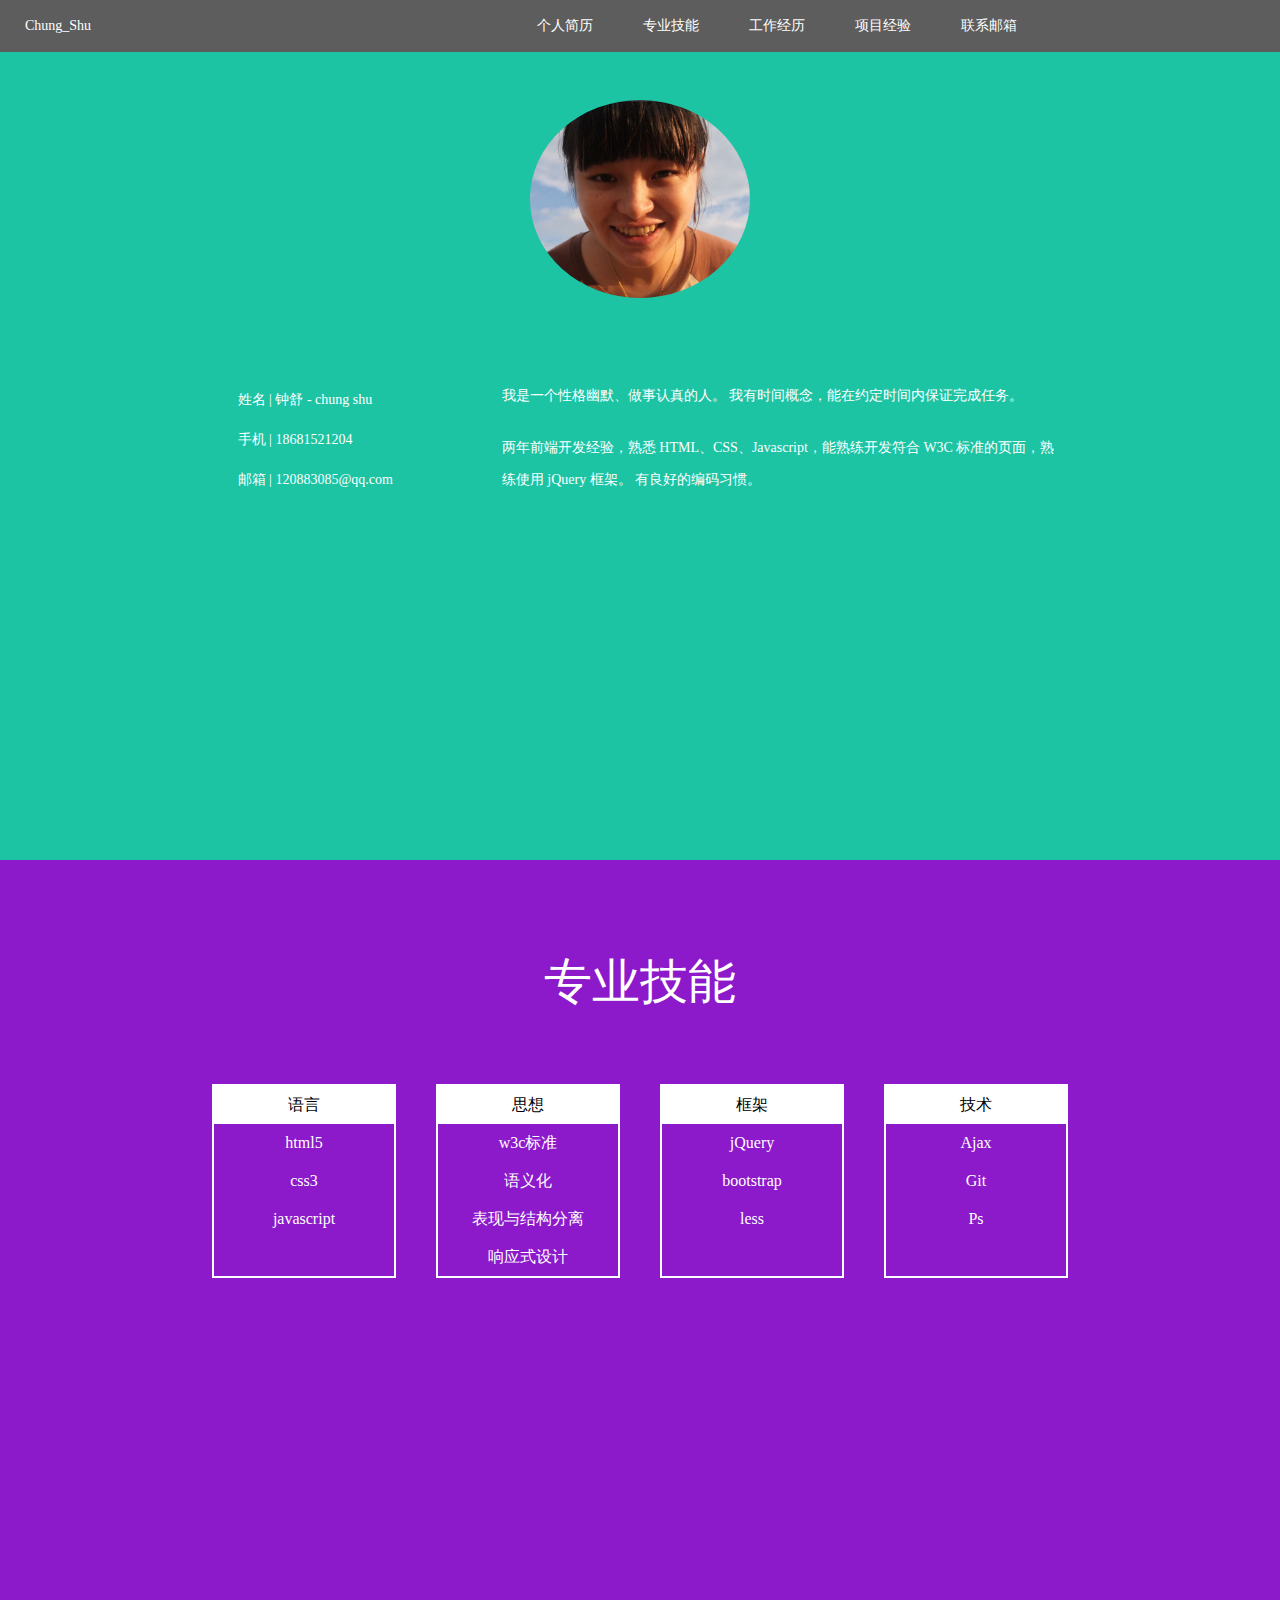
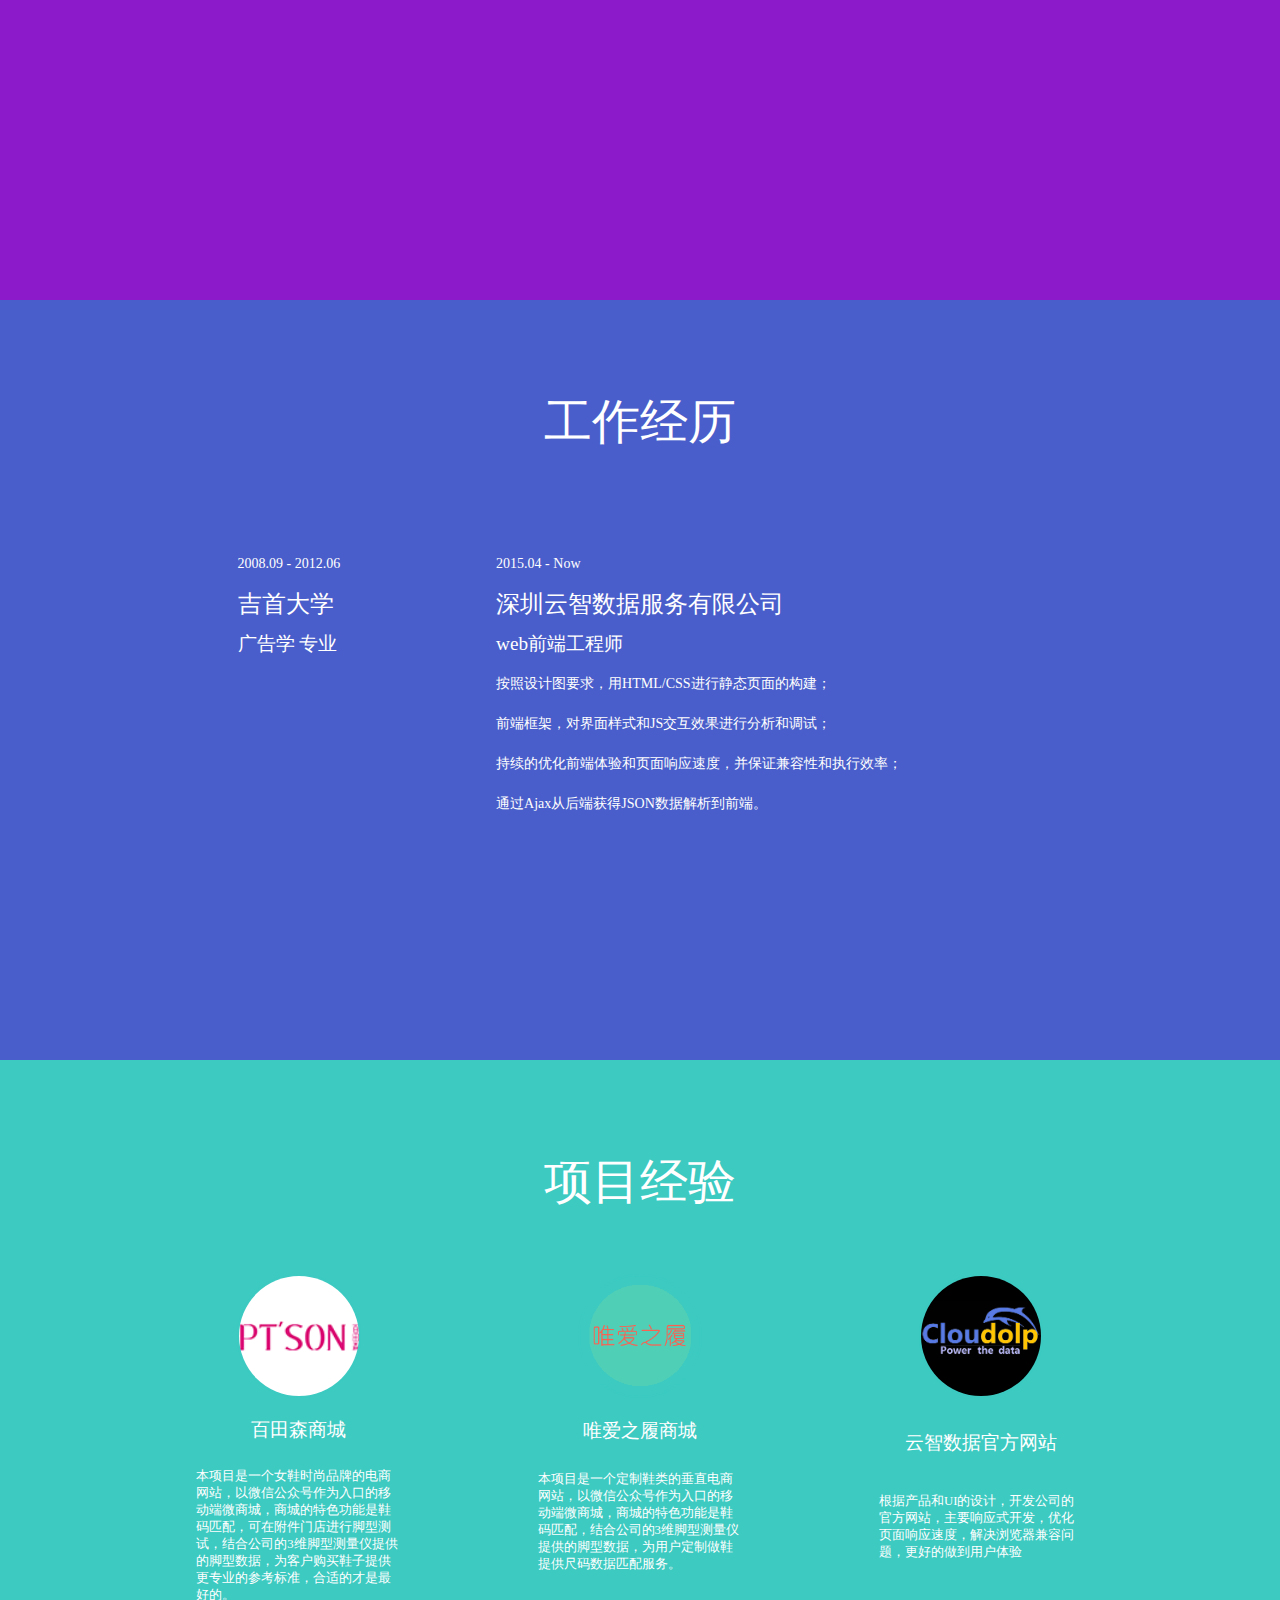
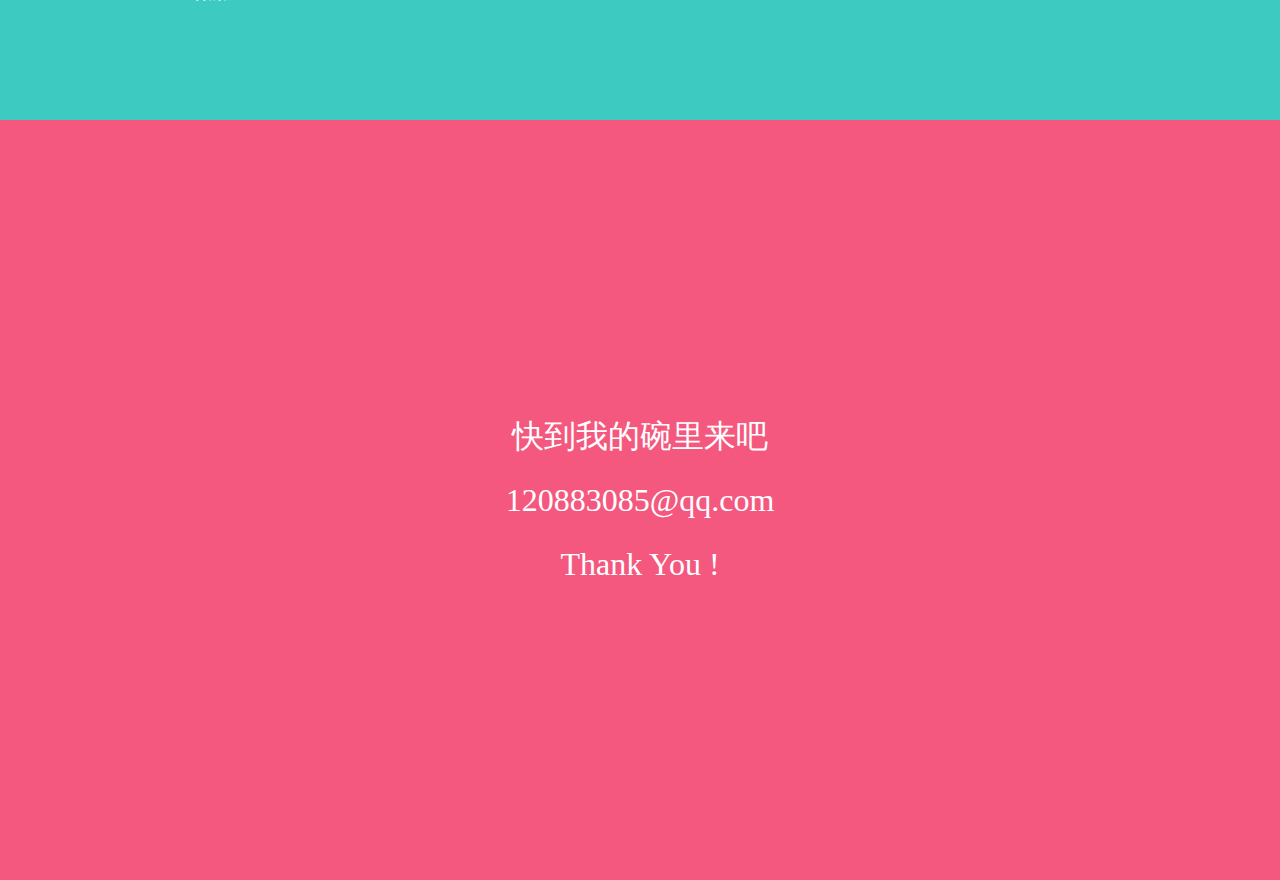
<file: index.html>
<!DOCTYPE html>
<html>
<head lang="en">
    <meta charset="UTF-8">
    <meta http-equiv="x-ua-compatible" content="IE=edge">
    <meta name="keywords" content="前端web，web前端个人简历，前端开发">
    <meta name="description" content="钟舒的web前端工程师个人简历">
    <meta name="viewport" content="width=device-width,initial-scale=1">
    <title>前端简历</title>

    <link rel="stylesheet" href="./css/reset.css"/>
    <link rel="stylesheet" href="./css/index.css"/>
    <link rel="stylesheet" href="http://apps.bdimg.com/libs/jquery-fullPage/2.7.4/jquery.fullPage.css"/>



</head>
<body>


<section class="all-page">
    <div class="block-nav" id="blockNav">
        <div class="nav-container">
            <a href="" id="logo" class="logo">Chung_Shu</a>
            <ul class="nav" id="menu">
                <li data-menuanchor="introContent"> <a href="#introContent">个人简历</a></li>
                <li data-menuanchor="itemSkill"> <a href="#itemSkill">专业技能</a></li>
                <li data-menuanchor="itemWorking"> <a href="#itemWorking">工作经历</a></li>
                <li data-menuanchor="itemProject"><a href="#itemProject">项目经验</a></li>
                <li data-menuanchor="itemMail"> <a href="#itemMail">联系邮箱</a></li>
            </ul>

        </div>
    </div>
    <div class= "page-list" id="dowebok">

        <div class="page-item-intro section" id="itemIntro" data-anchor="introContent">

            <div class="page-bg-intro" >
                <!--<div class="icon-img"> <a href=""></a></div>-->
                <!--<div class="icon-img"> <a href=""></a></div>-->

                <div class="intro-photo">
                    <a href="" class="person">
                        <img src="./image/zs.png" alt=""/>
                    </a>
                </div>
                <!--<div class="icon-img"> <a href=""></a></div>-->
                <!--<div class="icon-img"> <a href=""></a></div>-->
            </div>

            <div class="page-intro-content">
                <div class="basic-info">
                    <p>姓名 | 钟舒 - chung shu</p>
                    <p>手机 | 18681521204</p>
                    <p>邮箱 | 120883085@qq.com</p>
                </div>
                <div class="work-info">
                    <p>我是一个性格幽默、做事认真的人。

                        我有时间概念，能在约定时间内保证完成任务。
                    </p>
                    <p>两年前端开发经验，熟悉 HTML、CSS、Javascript，能熟练开发符合 W3C 标准的页面，熟练使用 jQuery 框架。
                        有良好的编码习惯。
                    </p>
                </div>
            </div>
        </div>

        <div class="page-item-skill section" data-anchor="itemSkill">
            <div class="skill-title">
                <h2>专业技能</h2>

            </div>

            <div class="skill">
                <ul class="skill-lang">
                    <li>语言</li>
                    <li>html5</li>
                    <li>css3</li>
                    <li>javascript</li>
                </ul>
                <ul class="skill-idea">
                    <li>思想</li>
                    <li>w3c标准</li>
                    <li>语义化</li>
                    <li>表现与结构分离</li>
                    <li>响应式设计</li>
                </ul>
                <ul class="skill-fram">
                    <li>框架</li>
                    <li>jQuery</li>
                    <li>bootstrap</li>
                    <li>less</li>
                </ul>
                <ul class="skill-tech">
                    <li>技术</li>
                    <li>Ajax</li>
                    <li>Git</li>
                    <li>Ps</li>
                </ul>
            </div>
        </div>

        <div class="page-item-working section" data-anchor="itemWorking">
            <div class="work-title">
                <h2>工作经历</h2>
            </div>

            <div class="work-experience">
                <div class="learn">
                    <p>2008.09 - 2012.06</p>
                    <h2>吉首大学</h2>
                    <h3>广告学 专业</h3>

                </div>
                <div class="timeLine"></div>
                <div class="detailExp">
                    <p>2015.04 - Now</p>
                     <h2>深圳云智数据服务有限公司</h2>
                     <h3>web前端工程师</h3>
                     <p>按照设计图要求，用HTML/CSS进行静态页面的构建；</p>
                     <p>前端框架，对界面样式和JS交互效果进行分析和调试；</p>
                     <p>持续的优化前端体验和页面响应速度，并保证兼容性和执行效率；</p>
                     <p>通过Ajax从后端获得JSON数据解析到前端。</p>

                </div>
            </div>
        </div>

        <div class="page-item-project section" data-anchor="itemProject">
            <div class="projects-title">
                <h2>项目经验</h2>
            </div>
            <div class="projects">
                <div class="projects-item">
                    <div class="project-img">
                        <img src="./image/logo.png" alt="img"/>
                    </div>
                    <h2>百田森商城</h2>
                    <p>本项目是一个女鞋时尚品牌的电商网站，以微信公众号作为入口的移动端微商城，商城的特色功能是鞋码匹配，可在附件门店进行脚型测试，结合公司的3维脚型测量仪提供的脚型数据，为客户购买鞋子提供更专业的参考标准，合适的才是最好的。</p>
                </div>
                <div class="projects-item">
                    <div class="project-img">
                        <img src="./image/wa.png" alt=""/>
                    </div>
                    <h2>唯爱之履商城</h2>
                    <p>
                        本项目是一个定制鞋类的垂直电商网站，以微信公众号作为入口的移动端微商城，商城的特色功能是鞋码匹配，结合公司的3维脚型测量仪提供的脚型数据，为用户定制做鞋提供尺码数据匹配服务。</p>
                </div>
                <div class="projects-item">
                    <div class="project-img">
                        <img src="./image/yunzhi.png" alt=""/>
                    </div>
                    <h2>云智数据官方网站</h2>
                    <p>
                        根据产品和UI的设计，开发公司的官方网站，主要响应式开发，优化页面响应速度，解决浏览器兼容问题，更好的做到用户体验</p>
                </div>
            </div>
        </div>

        <div class="page-item-mail section" data-anchor="itemMail">
            <div>
                <h2>快到我的碗里来吧</h2>
                <p>120883085@qq.com</p>
                <p>Thank You !</p>
            </div>


        </div>
    </div>



</section>

<script src="./js/jquery-3.1.0.min.js"></script>
<script src="./js/index.js"></script>
<script src="http://apps.bdimg.com/libs/jquery-fullPage/2.7.4/jquery.fullPage.min.js"></script>
</body>
</html>
</file>
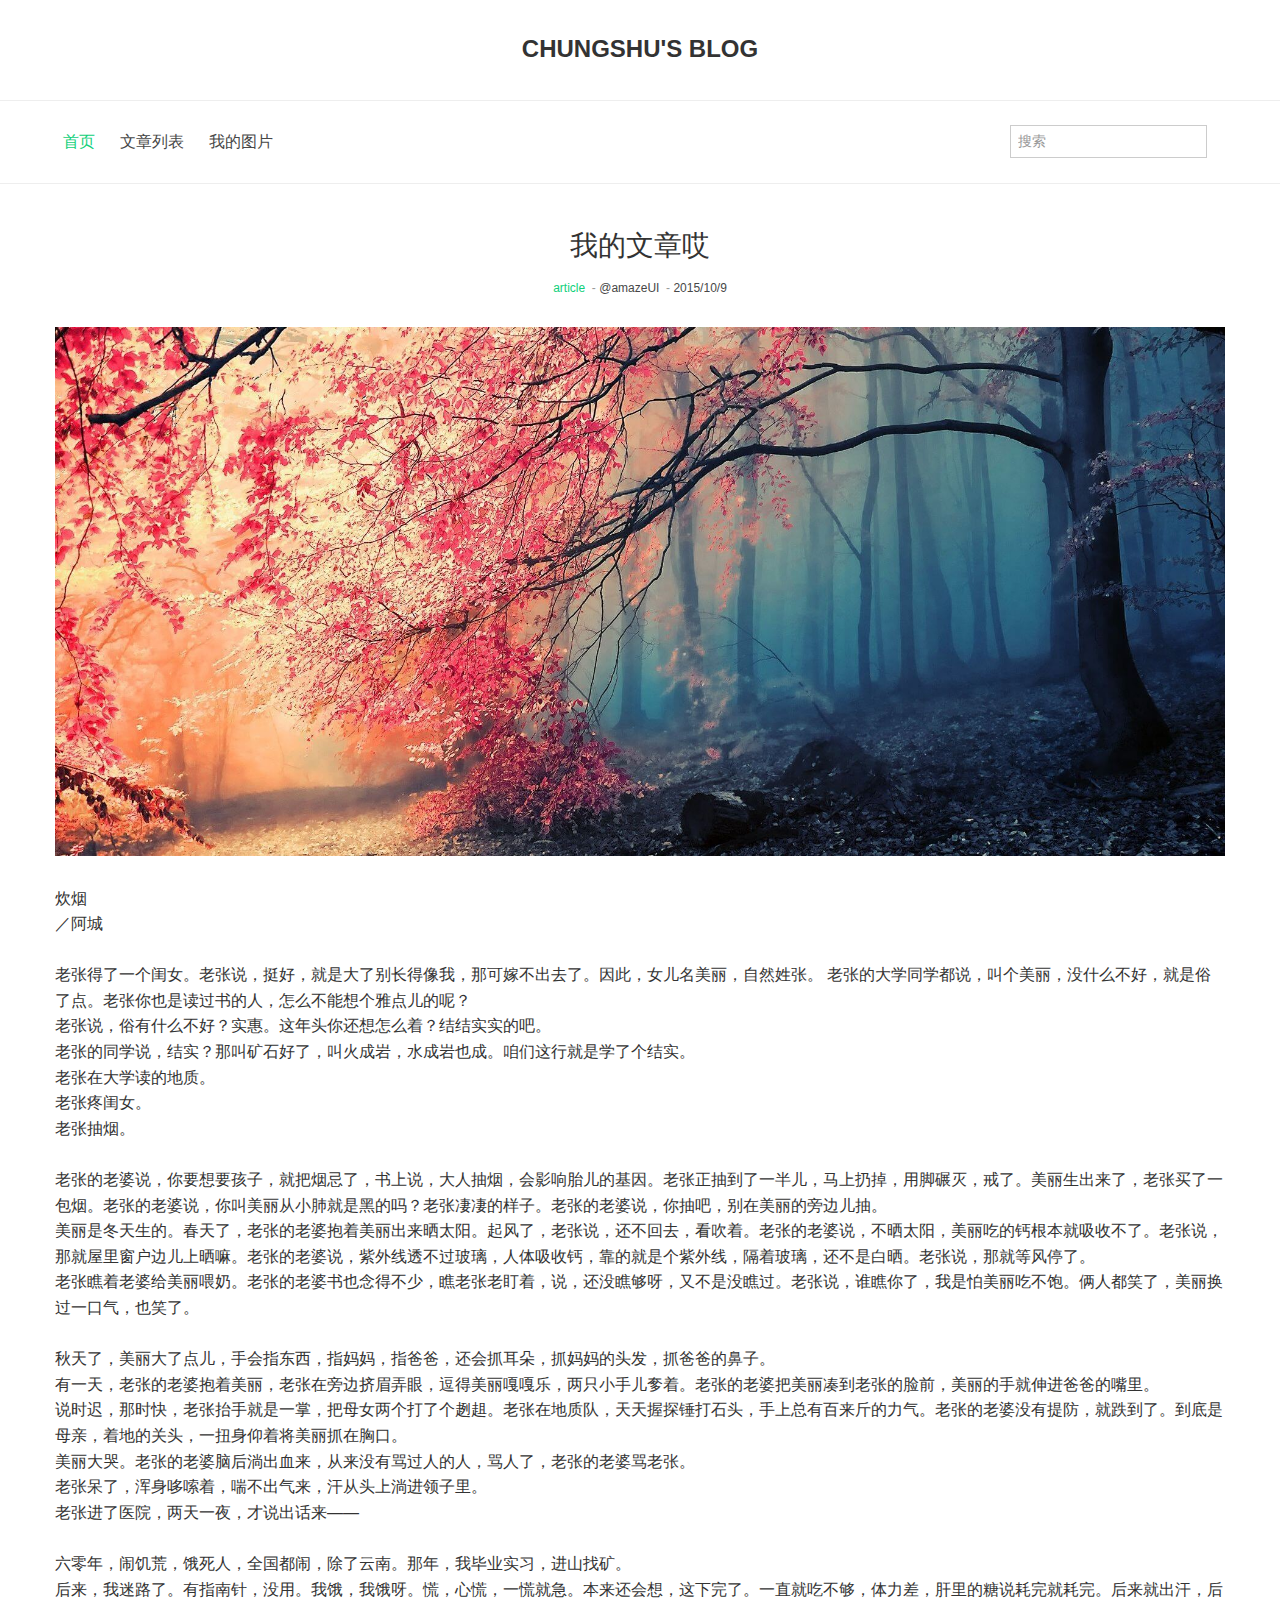
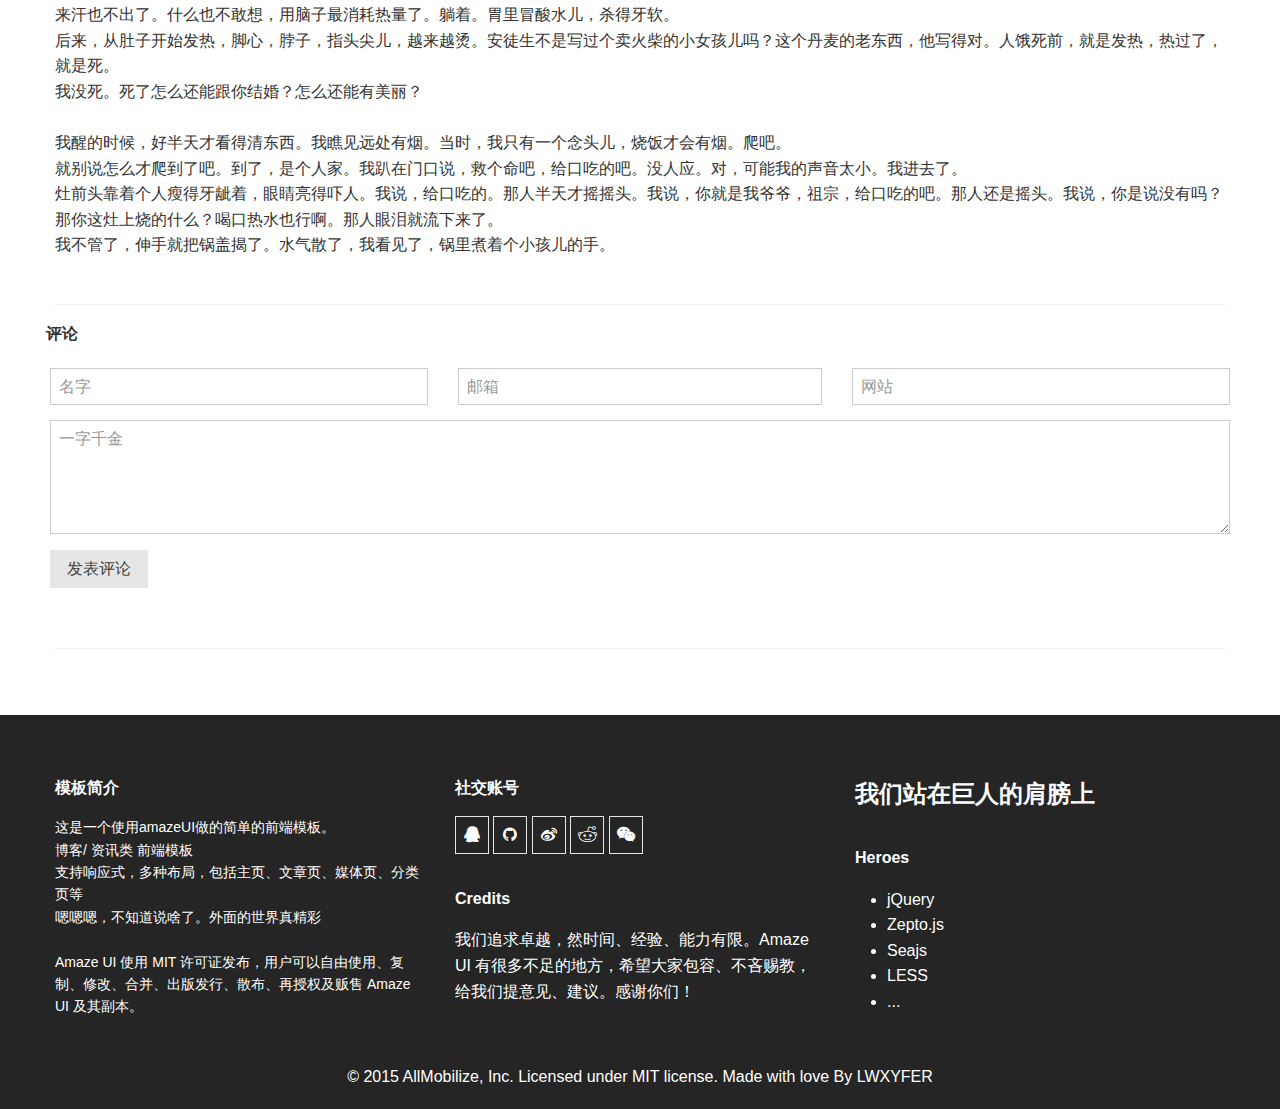
<file: article.html>
<!doctype html>
<html>
<head>
    <meta charset="utf-8">
    <meta http-equiv="X-UA-Compatible" content="IE=edge">
    <meta name="description" content="">
    <meta name="keywords" content="">
    <meta name="viewport" content="width=device-width, initial-scale=1, maximum-scale=1, user-scalable=no">
    <title>article no sidebar  | Amaze UI Examples</title>
    <meta name="renderer" content="webkit">
    <meta http-equiv="Cache-Control" content="no-siteapp"/>
    <link rel="icon" type="image/png" href="assets/i/favicon.png">
    <meta name="mobile-web-app-capable" content="yes">
    <link rel="icon" sizes="192x192" href="assets/i/app-icon72x72@2x.png">
    <meta name="apple-mobile-web-app-capable" content="yes">
    <meta name="apple-mobile-web-app-status-bar-style" content="black">
    <meta name="apple-mobile-web-app-title" content="Amaze UI"/>
    <link rel="apple-touch-icon-precomposed" href="assets/i/app-icon72x72@2x.png">
    <meta name="msapplication-TileImage" content="assets/i/app-icon72x72@2x.png">
    <meta name="msapplication-TileColor" content="#0e90d2">
    <link rel="stylesheet" href="assets/css/amazeui.min.css">
    <link rel="stylesheet" href="assets/css/app.css">
</head>

<body id="blog-article-sidebar">
<!-- header start -->
<header class="am-g am-g-fixed blog-fixed blog-text-center blog-header">
    <div class="am-u-sm-8 am-u-sm-centered">
        <!--<img width="200" src="http://s.amazeui.org/media/i/brand/amazeui-b.png" alt="Amaze UI Logo"/>-->
        <h1 class="am-hide-sm-only">CHUNGSHU'S BLOG</h1>
    </div>
</header>
<hr>
<!-- nav start -->
<nav class="am-g am-g-fixed blog-fixed blog-nav">
    <button class="am-topbar-btn am-topbar-toggle am-btn am-btn-sm am-btn-success am-show-sm-only blog-button" data-am-collapse="{target: '#blog-collapse'}" ><span class="am-sr-only">导航切换</span> <span class="am-icon-bars"></span></button>

    <div class="am-collapse am-topbar-collapse" id="blog-collapse">
        <ul class="am-nav am-nav-pills am-topbar-nav">
            <li class="am-active"><a href="index.html">首页</a></li>
            <li><a href="#">文章列表</a></li>
            <li><a href="img.html">我的图片</a></li>
        </ul>
        <form class="am-topbar-form am-topbar-right am-form-inline" role="search">
            <div class="am-form-group">
                <input type="text" class="am-form-field am-input-sm" placeholder="搜索">
            </div>
        </form>
    </div>
</nav>
<!-- nav end -->
<hr>
<!-- content srart -->
<div class="am-g am-g-fixed blog-fixed blog-content">
    <div class="am-u-sm-12">
        <article class="am-article blog-article-p">
            <div class="am-article-hd">
                <h1 class="am-article-title blog-text-center">我的文章哎</h1>
                <p class="am-article-meta blog-text-center">
                    <span><a href="#" class="blog-color">article &nbsp;</a></span>-
                    <span><a href="#">@amazeUI &nbsp;</a></span>-
                    <span><a href="#">2015/10/9</a></span>
                </p>
            </div>
            <div class="am-article-bd">
                <img src="assets/i/f17.jpg" alt="" class="blog-entry-img blog-article-margin">
                <p class="class="am-article-lead"">
                炊烟 <br>
                ／阿城 <br><br>


                老张得了一个闺女。老张说，挺好，就是大了别长得像我，那可嫁不出去了。因此，女儿名美丽，自然姓张。

                老张的大学同学都说，叫个美丽，没什么不好，就是俗了点。老张你也是读过书的人，怎么不能想个雅点儿的呢？
                <br>
                老张说，俗有什么不好？实惠。这年头你还想怎么着？结结实实的吧。 <br>

                老张的同学说，结实？那叫矿石好了，叫火成岩，水成岩也成。咱们这行就是学了个结实。<br>

                老张在大学读的地质。 <br>

                老张疼闺女。 <br>

                老张抽烟。<br><br>
                老张的老婆说，你要想要孩子，就把烟忌了，书上说，大人抽烟，会影响胎儿的基因。老张正抽到了一半儿，马上扔掉，用脚碾灭，戒了。美丽生出来了，老张买了一包烟。老张的老婆说，你叫美丽从小肺就是黑的吗？老张凄凄的样子。老张的老婆说，你抽吧，别在美丽的旁边儿抽。 <br>

                美丽是冬天生的。春天了，老张的老婆抱着美丽出来晒太阳。起风了，老张说，还不回去，看吹着。老张的老婆说，不晒太阳，美丽吃的钙根本就吸收不了。老张说，那就屋里窗户边儿上晒嘛。老张的老婆说，紫外线透不过玻璃，人体吸收钙，靠的就是个紫外线，隔着玻璃，还不是白晒。老张说，那就等风停了。 <br>

                老张瞧着老婆给美丽喂奶。老张的老婆书也念得不少，瞧老张老盯着，说，还没瞧够呀，又不是没瞧过。老张说，谁瞧你了，我是怕美丽吃不饱。俩人都笑了，美丽换过一口气，也笑了。 <br><br>

                秋天了，美丽大了点儿，手会指东西，指妈妈，指爸爸，还会抓耳朵，抓妈妈的头发，抓爸爸的鼻子。 <br>

                有一天，老张的老婆抱着美丽，老张在旁边挤眉弄眼，逗得美丽嘎嘎乐，两只小手儿奓着。老张的老婆把美丽凑到老张的脸前，美丽的手就伸进爸爸的嘴里。 <br>

                说时迟，那时快，老张抬手就是一掌，把母女两个打了个趔趄。老张在地质队，天天握探锤打石头，手上总有百来斤的力气。老张的老婆没有提防，就跌到了。到底是母亲，着地的关头，一扭身仰着将美丽抓在胸口。 <br>

                美丽大哭。老张的老婆脑后淌出血来，从来没有骂过人的人，骂人了，老张的老婆骂老张。<br>

                老张呆了，浑身哆嗦着，喘不出气来，汗从头上淌进领子里。 <br>

                老张进了医院，两天一夜，才说出话来—— <br><br>

                六零年，闹饥荒，饿死人，全国都闹，除了云南。那年，我毕业实习，进山找矿。 <br>

                后来，我迷路了。有指南针，没用。我饿，我饿呀。慌，心慌，一慌就急。本来还会想，这下完了。一直就吃不够，体力差，肝里的糖说耗完就耗完。后来就出汗，后来汗也不出了。什么也不敢想，用脑子最消耗热量了。躺着。胃里冒酸水儿，杀得牙软。 <br>

                后来，从肚子开始发热，脚心，脖子，指头尖儿，越来越烫。安徒生不是写过个卖火柴的小女孩儿吗？这个丹麦的老东西，他写得对。人饿死前，就是发热，热过了，就是死。 <br>
                我没死。死了怎么还能跟你结婚？怎么还能有美丽？ <br><br>

                我醒的时候，好半天才看得清东西。我瞧见远处有烟。当时，我只有一个念头儿，烧饭才会有烟。爬吧。<br>

                就别说怎么才爬到了吧。到了，是个人家。我趴在门口说，救个命吧，给口吃的吧。没人应。对，可能我的声音太小。我进去了。 <br>

                灶前头靠着个人瘦得牙龇着，眼睛亮得吓人。我说，给口吃的。那人半天才摇摇头。我说，你就是我爷爷，祖宗，给口吃的吧。那人还是摇头。我说，你是说没有吗？那你这灶上烧的什么？喝口热水也行啊。那人眼泪就流下来了。 <br>

                我不管了，伸手就把锅盖揭了。水气散了，我看见了，锅里煮着个小孩儿的手。
                </p>
            </div>
        </article>




        <hr>


        <form class="am-form am-g">
            <h3 class="blog-comment">评论</h3>
            <fieldset>
                <div class="am-form-group am-u-sm-4 blog-clear-left">
                    <input type="text" class="" placeholder="名字">
                </div>
                <div class="am-form-group am-u-sm-4">
                    <input type="email" class="" placeholder="邮箱">
                </div>

                <div class="am-form-group am-u-sm-4 blog-clear-right">
                    <input type="password" class="" placeholder="网站">
                </div>

                <div class="am-form-group">
                    <textarea class="" rows="5" placeholder="一字千金"></textarea>
                </div>

                <p><button type="submit" class="am-btn am-btn-default">发表评论</button></p>
            </fieldset>
        </form>

        <hr>
    </div>
</div>
<!-- content end -->

<footer class="blog-footer">
    <div class="am-g am-g-fixed blog-fixed am-u-sm-centered blog-footer-padding">
        <div class="am-u-sm-12 am-u-md-4- am-u-lg-4">
            <h3>模板简介</h3>
            <p class="am-text-sm">这是一个使用amazeUI做的简单的前端模板。<br> 博客/ 资讯类 前端模板 <br> 支持响应式，多种布局，包括主页、文章页、媒体页、分类页等<br>嗯嗯嗯，不知道说啥了。外面的世界真精彩<br><br>
                Amaze UI 使用 MIT 许可证发布，用户可以自由使用、复制、修改、合并、出版发行、散布、再授权及贩售 Amaze UI 及其副本。</p>
        </div>
        <div class="am-u-sm-12 am-u-md-4- am-u-lg-4">
            <h3>社交账号</h3>
            <p>
                <a href=""><span class="am-icon-qq am-icon-fw am-primary blog-icon blog-icon"></span></a>
                <a href=""><span class="am-icon-github am-icon-fw blog-icon blog-icon"></span></a>
                <a href=""><span class="am-icon-weibo am-icon-fw blog-icon blog-icon"></span></a>
                <a href=""><span class="am-icon-reddit am-icon-fw blog-icon blog-icon"></span></a>
                <a href=""><span class="am-icon-weixin am-icon-fw blog-icon blog-icon"></span></a>
            </p>
            <h3>Credits</h3>
            <p>我们追求卓越，然时间、经验、能力有限。Amaze UI 有很多不足的地方，希望大家包容、不吝赐教，给我们提意见、建议。感谢你们！</p>
        </div>
        <div class="am-u-sm-12 am-u-md-4- am-u-lg-4">
            <h1>我们站在巨人的肩膀上</h1>
            <h3>Heroes</h3>
            <p>
            <ul>
                <li>jQuery</li>
                <li>Zepto.js</li>
                <li>Seajs</li>
                <li>LESS</li>
                <li>...</li>
            </ul>
            </p>
        </div>
    </div>
    <div class="blog-text-center">© 2015 AllMobilize, Inc. Licensed under MIT license. Made with love By LWXYFER</div>
</footer>



<!--[if (gte IE 9)|!(IE)]><!-->
<script src="assets/js/jquery.min.js"></script>
<!--<![endif]-->
<!--[if lte IE 8 ]>
<script src="http://libs.baidu.com/jquery/1.11.3/jquery.min.js"></script>
<script src="http://cdn.staticfile.org/modernizr/2.8.3/modernizr.js"></script>
<script src="assets/js/amazeui.ie8polyfill.min.js"></script>
<![endif]-->
<script src="assets/js/amazeui.min.js"></script>
<!-- <script src="assets/js/app.js"></script> -->
</body>
</html>
</file>
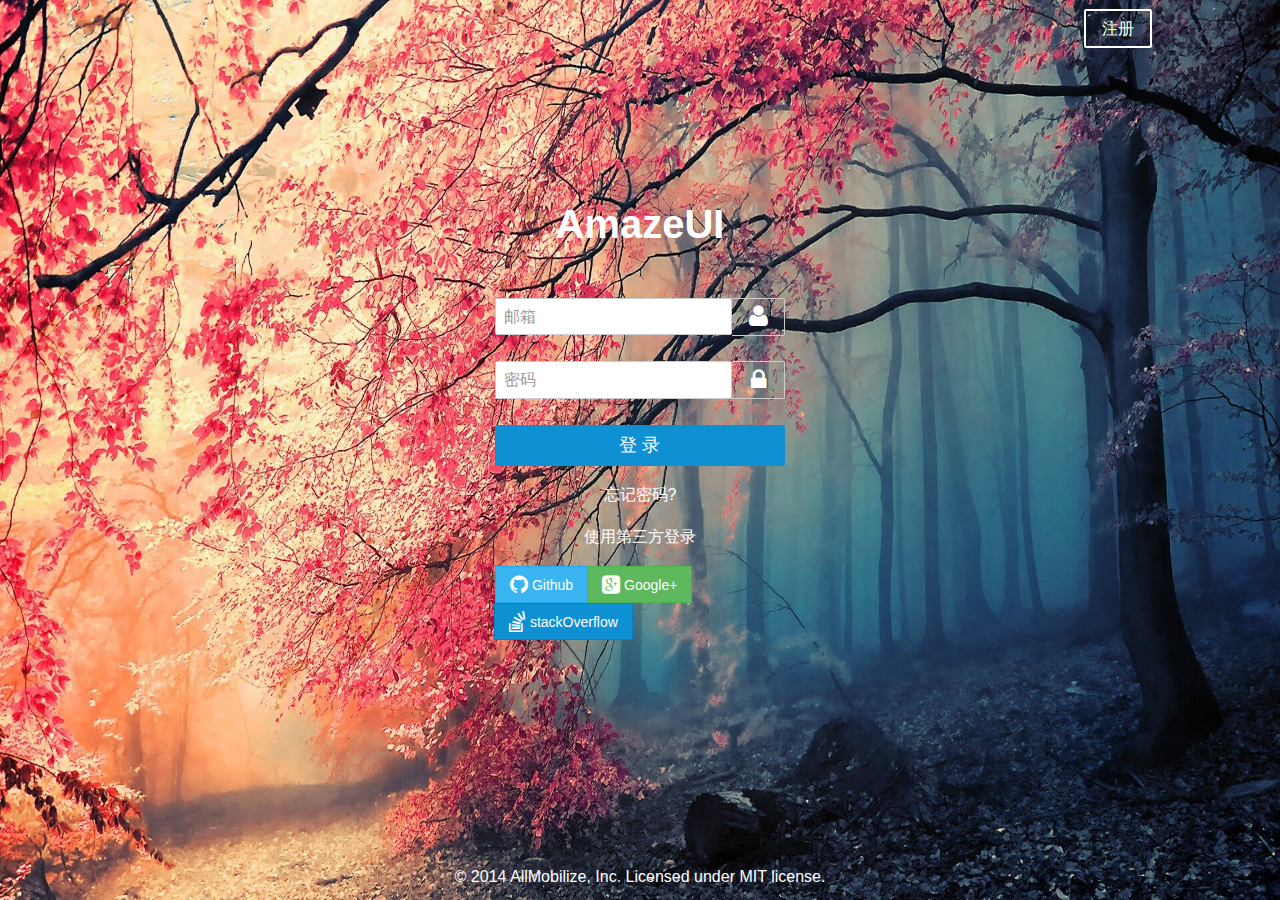
<file: lw-log.html>
<!doctype html>
<html>
<head>
  <meta charset="utf-8">
  <meta http-equiv="X-UA-Compatible" content="IE=edge">
  <meta name="description" content="">
  <meta name="keywords" content="">
  <meta name="viewport"
        content="width=device-width, initial-scale=1, maximum-scale=1, user-scalable=no">
  <title>LOG-IN | Amaze UI Examples</title>

  <!-- Set render engine for 360 browser -->
  <meta name="renderer" content="webkit">

  <!-- No Baidu Siteapp-->
  <meta http-equiv="Cache-Control" content="no-siteapp"/>

  <link rel="icon" type="image/png" href="assets/i/favicon.png">

  <!-- Add to homescreen for Chrome on Android -->
  <meta name="mobile-web-app-capable" content="yes">
  <link rel="icon" sizes="192x192" href="assets/i/app-icon72x72@2x.png">

  <!-- Add to homescreen for Safari on iOS -->
  <meta name="apple-mobile-web-app-capable" content="yes">
  <meta name="apple-mobile-web-app-status-bar-style" content="black">
  <meta name="apple-mobile-web-app-title" content="Amaze UI"/>
  <link rel="apple-touch-icon-precomposed" href="assets/i/app-icon72x72@2x.png">

  <!-- Tile icon for Win8 (144x144 + tile color) -->
  <meta name="msapplication-TileImage" content="assets/i/app-icon72x72@2x.png">
  <meta name="msapplication-TileColor" content="#0e90d2">

  <!-- SEO: If your mobile URL is different from the desktop URL, add a canonical link to the desktop page https://developers.google.com/webmasters/smartphone-sites/feature-phones -->
  <!--
  <link rel="canonical" href="http://www.example.com/">
  -->
  <link rel="stylesheet" href="assets/css/amazeui.min.css">
  <link rel="stylesheet" href="assets/css/app.css">
</head>
<body>
<header>
  <div class="log-header">
      <h1><a href="/">Amaze UI</a> </h1>
  </div>    
  <div class="log-re">
    <button type="button" class="am-btn am-btn-default am-radius log-button">注册</button>
  </div> 
</header>

<div class="log"> 
  <div class="am-g">
  <div class="am-u-lg-3 am-u-md-6 am-u-sm-8 am-u-sm-centered log-content">
    <h1 class="log-title am-animation-slide-top">AmazeUI</h1>
    <br>
    <form class="am-form" id="log-form">
      <div class="am-input-group am-radius am-animation-slide-left">       
        <input type="email" id="doc-vld-email-2-1" class="am-radius" data-validation-message="请输入正确邮箱地址" placeholder="邮箱" required/>
        <span class="am-input-group-label log-icon am-radius"><i class="am-icon-user am-icon-sm am-icon-fw"></i></span>
      </div>      
      <br>
      <div class="am-input-group am-animation-slide-left log-animation-delay">       
        <input type="text" class="am-form-field am-radius log-input" placeholder="密码" minlength="11" required>
        <span class="am-input-group-label log-icon am-radius"><i class="am-icon-lock am-icon-sm am-icon-fw"></i></span>
      </div>      
      <br>
      <button type="submit" class="am-btn am-btn-primary am-btn-block am-btn-lg am-radius am-animation-slide-bottom log-animation-delay">登 录</button>
            <p class="am-animation-slide-bottom log-animation-delay"><a href="#">忘记密码?</a></p>
      <div class="am-btn-group  am-animation-slide-bottom log-animation-delay-b">
      <p>使用第三方登录</p>
      <a href="#" class="am-btn am-btn-secondary am-btn-sm"><i class="am-icon-github am-icon-sm"></i> Github</a>
      <a href="#" class="am-btn am-btn-success am-btn-sm"><i class="am-icon-google-plus-square am-icon-sm"></i> Google+</a>
      <a href="#" class="am-btn am-btn-primary am-btn-sm"><i class="am-icon-stack-overflow am-icon-sm"></i> stackOverflow</a>
      </div>
    </form>
  </div>
  </div>
  <footer class="log-footer">   
    © 2014 AllMobilize, Inc. Licensed under MIT license.
  </footer>
</div>



<!--[if (gte IE 9)|!(IE)]><!-->
<script src="assets/js/jquery.min.js"></script>
<!--<![endif]-->
<!--[if lte IE 8 ]>
<script src="http://libs.baidu.com/jquery/1.11.3/jquery.min.js"></script>
<script src="http://cdn.staticfile.org/modernizr/2.8.3/modernizr.js"></script>
<script src="assets/js/amazeui.ie8polyfill.min.js"></script>
<![endif]-->
<script src="assets/js/amazeui.min.js"></script>
<script src="assets/js/app.js"></script>
</body>
</html>
</file>
<file: css/index.css>
html {
    /*height: 100%;*/
}
.all-page {
    position: relative;
}
.page-list {
    position: relative;
    overflow: hidden;
}
.page-item-in {
    width: 100%;
    /*height: 100%;*/
    background-color: #24b874;
    padding-bottom: 66px;

}

.page-bg-in {
    width: 100%;
    height: 600px;
    display: -webkit-flex;
    display: flex;
    justify-content: center;
    /*align-items: flex-start;*/

    transition: all 1s;
    -webkit-transition:all 1s
}
.page-bg-in p {
   color: #fff;
    font-size: 3rem;
    align-self: center;
    animation:translateDown 3s ease-in-out;
    -webkit-animation:translateDown 1s ease-in-out

}
@keyframes translateDown {
    0%{transform:rotate(0deg);
        -webkit-transform:rotate(0deg);}


    100%{transform:rotate(360deg);
        -webkit-transform:rotate(360deg);}

}
.block-intro {
    position: absolute;
    left: 50%;
    top: 60%;
    width: 2rem;
    height: 2rem;
    margin-left: -1.5rem;
    /*background-color: #ff455b;*/
    /*z-index: 5;*/

}

.block-intro a {

    display: inline-block;
    width: 3rem;
    height:3rem;
    background: url("../image/btn.png") no-repeat 0 0;
    transition: all 2s;
    -webkit-transition:all 2s
}

/*
    **nav
    ----------------------------------------------------------
*/
.block-nav {
    width: 100vw;
    height: 52px;
    background-color: #5d5d5d;
    position:fixed;
    top: 0;
    left: 0;
    z-index: 7;
    /*display: none;*/
}
.nav-container {
    margin: 0 auto;
    width: 100%;
    height: 100%;
    position: relative;
}
.logo{
    padding: 0 25px;
    font-size: 14px;
    line-height: 52px;
    cursor: pointer;
    color: #fff;
}
.nav {
    float: right;
    /*background-color: #ffb753;*/
    width: 60vw;
    z-index: 6;
}
.nav li {
    float: left;
    height: 52px;
    line-height: 52px;
}
.nav li a {
    padding: 0 25px;
    font-size: 14px;
    line-height:30px;
    cursor: pointer;
    color: #fff;
}


@media screen and (max-width: 678px) {
    .logo {
        padding: 0 10px;
    }
    .block-nav {
        height: 80px;
    }
    .nav {
        width: 100%;
        position: absolute;
        top: 10px;
        left: 77px;
    }
    .nav li {
        height:30px;
        line-height: 30px;
    }
}
@media screen and (max-width: 678px) {

}
.collapse-active a{
    width: 100%;
    height: 40px;
    /*background-color: #ebebeb;*/
    display: inline-block;
    color: #c2c2c2;
    border-bottom: 1px dotted #929292;
    position: absolute;
    left: 0;
    top: 20vh;
    background-color: rgba(118, 118, 118, 0.5);

}

.page-item-intro {
    width: 100%;
    height: 700px;
    position: relative;
    background-color: #1cc4a4;
    overflow: hidden;
    padding: 80px 0;


}
.page-bg-intro {
    width: 80%;
    height: 300px;
    display: -webkit-flex;
    display: flex;
    justify-content: center;
    align-items: center;
    margin-left: 10%;
    /*padding-top: 60px;*/
    position: relative;

}
@media screen and (max-width:414px){
    .icon-img {
        width: 40px;
        height: 40px;
        margin:20px 80px 0 60px;
        border-radius:50%;
        position: absolute;
        top: 270px;
    }
    .icon-img:nth-child(1) {
        left: 1vw;
    }
    .icon-img:nth-child(2) {
        left: 14vw;
    }
    .icon-img:nth-child(5) {
        left: 42vw;
    }.icon-img:nth-child(4) {
         left: 28vw;
     }
}
@media screen and (max-width: 768px)and (min-width:414px){
    .icon-img {
        width: 40px;
        height: 40px;
        margin:20px 80px 0 60px;
        border-radius:50%;
        position: absolute;
        top: 270px;
        left: 20vw;
    }
    .icon-img:nth-child(1) {
        left:2vw;
    }
    .icon-img:nth-child(2) {
        left: 20vw;
    }
    .icon-img:nth-child(5) {
        left: 52vw;
    }.icon-img:nth-child(4) {
         left: 36vw;
     }
}
.icon-img{
    background-color: #000;
    flex: 1;
    margin:20px 80px 0 60px;
    border-radius:50%;



}

.img-active {
    position: absolute;
}
.page-bg-intro a{
    width: 80px;
    height: 80px;
    display: block;
    color: #fff;
    font-size: 2rem;
    text-align: center;
    line-height: 80px;

}

.intro-photo {
    width: 100%;
    height: 100%;
    padding-top: 40px ;
    flex: 3;

}
.intro-photo .person {
    display: block;
    height: 220px;
    width: 220px;
    margin: 0 auto;

}
.intro-photo a img {
    width: 100%;
    /*height: 100%;*/
    border-radius: 50% 50%;
}
/*
    **page-intro-content
    -----------------------------------------------------------------
*/
.page-intro-content {
    width: 66vw;

    margin-left: 17vw;
    height: 300px;
    /*background-color: #ffe2a8;*/
    display: -webkit-flex;
    display: flex;
    justify-content: center;
}
.basic-info {
    font-size: 14px;
    color: #fff;
    flex: 2;
    line-height:2.5rem;
    margin-right: 20px;
    margin-left: 20px;
}
.work-info {
    font-size: 14px;
    color: #fff;
    flex: 5;
    line-height: 2rem;
    margin-left: 20px;
}
.work-info p:first-child {
   padding-bottom: 20px;
}

/*
    **page-item-skill
    ------------------------------------------------------------------
*/
.page-item-skill {
    width: 100%;
    height: 800px;
    padding: 80px 0;
    background-color: #8c19ca;
    /*height: 400px;*/
    padding-bottom:160px;
}
.skill-title {
    padding-bottom: 60px;
}
.skill-title h2{
    text-align: center;
    font-size: 3rem;
    color: #fff;
    padding: 10px 0;

}
.skill {
    width: 100%;
    display: -webkit-flex;
    display: flex;
    justify-content: center;

}
.skill ul {
   width: 180px;
    border: 2px solid #fff;
    font-size: 1rem;
    color: #fff;
    margin: 0 20px;
   text-align: center;

}
.skill ul li {
    height: 38px;
    width: 100%;
    color: #fff;
    line-height: 38px;
}
.skill ul li:hover {
    background-color: #be3aff;
    color: #000;
}
.skill ul li:first-child {
    background-color: #fff;
    color: #000;
}
@media screen and (max-width: 768px){
    .skill ,
    .page-intro-content ,
    .work-experience {
        flex-wrap: wrap;
    }
    .skill ul ,
    .basic-info ,
    .work-info ,
    .learn,
    .detailExp {
        width: 100%;
        flex-wrap: wrap;
    }

}
/*
    **page-item-working
    -------------------------------------------------------------------
*/

.page-item-working {
    width: 100%;
    height: 600px;
    padding: 80px 0;
    background-color: #495eca;

}
.work-title {
    flex: 1;
    padding-bottom: 80px;
    width: 100%;
}
.work-title h2{
    text-align: center;
    font-size: 3rem;
    color: #fff;
    padding: 10px 0;
}
.work-experience {
    display: -webkit-flex;
    display: flex;
    justify-content: center;
    color: #fff;
    width: 66vw;

    margin-left: 17vw;
}
.work-experience h2 {
     font-size: 1.5rem;
 }
.work-experience h3 {
    font-size: 1.2rem;
}
.learn {
    font-size: 14px;
    color: #fff;
    line-height:2.5rem;
    margin-right: 20px;
    margin-left: 20px;
    width: 100%;
}

.detailExp {
    font-size: 14px;
    color: #fff;
    /*flex: 5;*/
    line-height:2.5rem;
    margin-right: 20px;
    margin-left: 20px;
    padding-bottom: 100px;

}
@media screen and (min-width: 768px) {
    .learn{
        flex: 2;
    }
    .detailExp {
        flex: 5;
    }
}
/*
    **page-item-project
    ------------------------------------------------------------------------------
*/
.page-item-project {
    width: 100%;
    padding: 80px 0;
    background-color: #3ccac1;
    height:500px;
    /*padding-bottom: 200px;*/
}
.projects-title {
    padding-bottom: 50px;
}
.projects-title h2{
    text-align: center;
    font-size: 3rem;
    color: #fff;
    padding: 10px 0;

}
.projects {
    width: 80vw;
    /*background-color: #eeff80;*/
    margin-left: 10vw;
    display: -webkit-flex;
    display: flex;
    justify-content: center;
    align-self: center;
    flex-wrap: nowrap;
}
.projects-item {
    display: -webkit-flex;
    display: flex;
    justify-content: center;
    flex-wrap: wrap;
    flex: 1;
    height: 300px;
    padding-bottom: 50px;

}
.project-img {
    width: 120px;
    height: 120px;
    border-radius: 50%;
    border: 2px solid #3ccac1;
    /*background-color: #ff3f87;*/
}

.project-img img{
    width: 100%;
    height: 100%;
    display: block;
    border-radius: 50% 50%;
}
.projects-item h2 {
    height: 70px;
    line-height: 4rem;
    font-size: 1.2rem;
    color: #fff;
    width: 100%;
    text-align: center;
}
.projects-item p {
    font-size: 0.8rem;
    color: #fff;
    width: 60%;
}


@media screen and (max-width: 414px) {
    .page-item-project {
        height: 1100px;
    }
    .projects {
       flex-wrap: wrap;
    }
    .projects .projects-item {

        width: 100%;
        flex-wrap: wrap;
        flex: inherit;
        margin-bottom: 30px;
    }

}

/*
    **page-item-mail
    -----------------------------------------------------------------
*/
.page-item-mail {
    width: 100%;
    background-color: #f5587f;
    display: -webkit-flex;
    display: flex;
    flex-wrap: wrap;
    justify-content: center;
    align-items: center;
    height: 600px;
    padding: 80px 0;

}*
.page-item-mail h2,
.page-item-mail p {
    font-size: 2rem;
    color: #fff;
    display: -webkit-flex;
    display: flex;
    flex-wrap: wrap;
    justify-content: center;
    height: 4rem;
    line-height: 4rem;

}
</file>
<file: assets/css/app.css>
/* Write your styles */
/*.mine {
    /*padding: 130px 0;
    background: #313131 url(http://www.seakong.cn/demo/bg/4.jpg) no-repeat center;
    background-size: 100% auto;
    position: relative;
    z-index: 1;
}
.cover {
    background: url(http://www.seakong.cn/images/overlay.png) repeat scroll 0 0 rgba(0, 0, 0, 0);
    position: absolute;
    right: 0px;
    left: 0px;
    top: 0px;
    width: 1000px;
    height: 400px;
    z-index: 0;
}
.am-g img{
    width:100%;
    height:360px;
    overflow:hidden;
}
.am-bor {
    border:1px solid black;
}
@media only screen and (min-width: 1200px) {
      .blog-g-fixed {
        max-width: 100%;
      }
}

.lw-bor {
    border:1px solid gray;
}

.lw-sidebar {
    width: 260px;
    min-height: 100%;
    float: left;
    border-right: 1px solid #cecece;
}
.lw-sidebar .am-list li a {
    color:black;
    
}
@media only screen and (min-width: 641px) {
  .lw-sidebar {
    display: block;
    position: static;
    background: none;
  }
  .lw-offcanvas-bar {
    position: static;
    width: auto;
    background: none;
    -webkit-transform: translate3d(0, 0, 0);
    -ms-transform: translate3d(0, 0, 0);
    transform: translate3d(0, 0, 0);
  }

}
@media only screen and (max-width: 640px) {
  .lw-sidebar {
    width: inherit;
  }
}

.lw-sidebar {
  height: 100%;
  overflow-x: hidden;
  overflow-y: hidden;
}

.lw-sidebar {
  z-index: 1600;
}

#bg {
    width:1600px;
    height:900px;
    float:right;
    background-color:#1b1b1b;
}
*/



/**
 * log in css
 */
html {
    width:100%;
    height:100%;
}
body {
    width:100%;
    height:100%;
}
.log {
    width:100%;
    height:100%;
    background:url(../i/f10.jpg) #000 no-repeat;
    background-size:100% 100%;
    color:#ffffff;
}
@media only screen and (max-width:640px) {
    .log {
        background-size:180% 100%;
        background-position:top right;
    }
    .log-title {
        display:none;
    }
}
.log-title {
    font-size:4rem;
}
.log-content {
    margin-top:15%;
    text-align:center;
}
.log-button {
    background-color:transparent;   
    border-radius:8px;
    border:2px solid #ffffff;
    display:inline-block;
    cursor:pointer;
    color:#ffffff;
    text-decoration:none;
    text-shadow:0px 1px 0px #2f6627;
}
.log-button:hover {
     background-color:#0e90d2;
     border:2px solid #0e90d2;
     color:#ffffff;
}
.log-button:active {
    position:relative;
    top:1px;
}
.log-header,.log-re {
    background-color:transparent;
    position:absolute;
    top:0;
    color:#ffffff;
}
.log-header {
    display: block;
    height: 50px;
    width: 165px;
    margin-left:10%;
    text-indent: -9999px;
    background: url(http://s.amazeui.org/media/i/brand/amazeui-w.png) left center no-repeat;
    background-size: 125px 24px;
}
.log-header:hover {  
    height: 50px;
    width: 165px;
    margin-left:10%;
    text-indent: -9999px;
    background: url(http://s.amazeui.org/media/i/brand/amazeui-cw.png) left center no-repeat;
    background-size:125px 24px;
}
.log a {
    color:#fff;
}
.log-re {
    right:10%;
    top:1%;
}
.log-icon {
    background-color:transparent;
    color:#ffffff;
}
.log-animation-delay {
  -webkit-animation-delay: 200ms;
  animation-delay: 200ms;
}
.log-animation-delay-a {
    -webkit-animation-delay: 300ms;
    animation-delay: 300ms;
}
.log-animation-delay-b {
     -webkit-animation-delay: 500ms;
    animation-delay: 500ms;
}
.log-alert {
    clear:both;
    width:100%;
    height:28px;
    line-height:28px;
    padding-top:0;
    position:absolute;
    top:20px;
    left:0;
    display:block;
  }
.log-footer {
    position:absolute;
    bottom:10px;
    width:100%;
    text-align:center;
}




/**
 * blog css 
 * a:hover: #10D07A 
 * 基本色：#333 
 * 或者 #3d3d3d   
 * bgcolor：#10D07A  ， color：#fff
 * blog-color  单独的颜色突出
 * .blog-bor    border:1px solid #e5e5e5
 * css复用 与 规范化
 */
a {
    color:#474747;
}
 a:hover {
    color:#10D07A;
}
.blog-header {
    margin-top:3rem;
}
@media only screen and (max-width:640px) {
    .blog-header {
    margin-top:1rem;
    }
    .blog-nav li {
    text-align:center;
    }
}
#blog hr {
    margin:0.6rem 0;
}
.blog-nav {
    padding:0 1.3rem;
}

.blog-nav li a:hover{
    background-color:#fff;
    color:#10D07A;
}
.blog-button {
    width:95%;
    height:100%;
    margin-left:1.5rem;
    background-color:#10D07A;
}
.am-dropdown-content li a{
    background-color:transparent;
}
.am-dropdown-content li a:hover {
    background-color:#10D07A;
}
.blog-text-center {
    text-align:center;
}
.blog-bor {
    border:1px solid #e5e5e5;
}
.am-topbar-nav>li.am-active>a, .am-topbar-nav>li.am-active>a:focus, .am-topbar-nav>li.am-active>a:hover {
    border-radius: 0;
    color: #10D07A;
    background: 0 0;
    text-align:center;
}
.am-topbar-nav>li>a:hover:after {
     opacity: 0; 
}
@media only screen and (min-width: 641px) {
.am-topbar-nav>li.am-active>a:after {
    opacity: 0;
    }
}
@media only screen and (min-width: 1200px) {
      .blog-fixed {
        max-width: 1200px;
      }
}
.blog-entry-img {
    padding:0;
    max-width:100%;
    height:auto;
}
.blog-entry-article {
    margin:3rem 0;
    padding-bottom: 3rem;
    border-bottom: 1px solid #e5e5e5;
}
@media only screen and (max-width:640px) {
    .blog-entry-article {
        padding-bottom:1rem;
        text-align:center;
    }
}
.blog-entry-text {
    padding:0 1rem;
}
.blog-entry-text h1 {
    margin-top:0;
    color:#3d3d3d;
}
.blog-sidebar {
    margin-top:3rem;
    padding:0 1.5rem 0 3rem;
}
.blog-title {
    margin-top:-1.5rem;
}
.blog-title span{
    background-color:#fff;
    padding:0 1.5rem;
}
.blog-sidebar-widget {
    padding:0 2rem;
    margin-bottom:4rem;
    text-align:center;
}
h1 span{
    color:#333;
}
.blog-icon {
    width:3.4rem;
    border:1px solid #e5e5e5;
    padding:0.5rem;
    color:#3d3d3d;
}
.blog-icon:hover {
    color:#fff;
    background:#10D07A;
    border:1px solid #10D07A;
}
.blog-color {
    color:#10D07A;
}
.blog-continue {
    color:#000;
    border:0.2rem solid gray;
    padding:0.5rem 1rem;
    font-weight:bold;
    display:none;
}
.blog-continue:hover {
    background-color:#10D07A;
    color:#fff;
    border:0.1rem #fff;
}
.blog-tag {
    background:#F3F3F3;
    margin:0.15rem 0.15rem;
    line-height:2.5rem;
    float:left;
    border: 1px solid #eee;
    padding:0.2rem 0.8rem 0.2rem 0.8rem;
}
.blog-tag:hover {
    background:#10D07A;
    color:#fff;
}
.blog-clear-margin {
    margin-left:0rem !important;
    margin-right:0rem !important;
}
.blog-clear-padding {
    padding:0 0 1.5rem 0 !important;
}
.blog-tag-left {
    text-align:left;
}
.blog-footer {
    padding:3rem 0 2rem 0;
    margin-top:5rem;
    background-color:#252525;
    color:#fff !important
}
.blog-footer-padding {
    padding:3rem 0;
}
.blog-footer a{
    color:#fff;
}
.blog-footer span {
    color:#fff;
}
/**
 * blog-article-sidebar
 * 
 */

.blog-article-p {
    margin:3rem 0;
}
.blog-author-img {
    width:8rem;
    height:8rem;    
}
@media only screen and (max-width:641px) {
    .blog-author-img {
    width:6rem;
    height:6rem;    
    }
}
.blog-article-margin {
    margin:3rem 0;
}

.blog-clear-left {
    padding-left: 0;
}
.blog-clear-right {
    padding-right:0;
}
.blog-slider-desc {
    width:50%;
    height:50%;
    overflow:hidden;
    border:0.3rem solid #fff;
    position:absolute;
    left:50%;
    top:50%;
    transform:translate(-50%,-50%);
    -webkit-transform:translate(-50%,-50%);;
    background-color:transparent;
}
.blog-slider-con {
    position:absolute;
    left:0.5%;
    top:1%;
    width:99%;
    height:98%;
    border:0.3rem solid #fff;
    padding:3rem 8rem;
    background-color:#fff;
}
/**
 * bug:
 * width:100%; height:100%; 
 * margin: 1% 或者 1rem ;
 * 此处的定位出现问题。
 */
.blog-h-margin {
    margin:0;
}
.am-slider-carousel li {
  margin-right: 25px;
}
.blog-comment {
    padding-left:0.625rem;
}

.img-layout {
    width:300px;
    height:200px;
    
}

#container {
    width: 100%;
    margin: auto;
}
#container div {
    -webkit-box-shadow: 0 4px 15px -5px #555;
    box-shadow: 0 4px 15px -5px #555;
    background-color: #fff;
    width:220px;
    padding:2px;
    margin:5px;
}
#container > div img {
    padding: 0px;
    display: block;
    width: 100%;
}

.time-year {
    margin-bottom:3rem;
    margin-top:3rem;
}
.timeline-year li {
    list-style: none;
}
.timeline-span {
    border-left:2px solid #10D07A;
}
</file>
